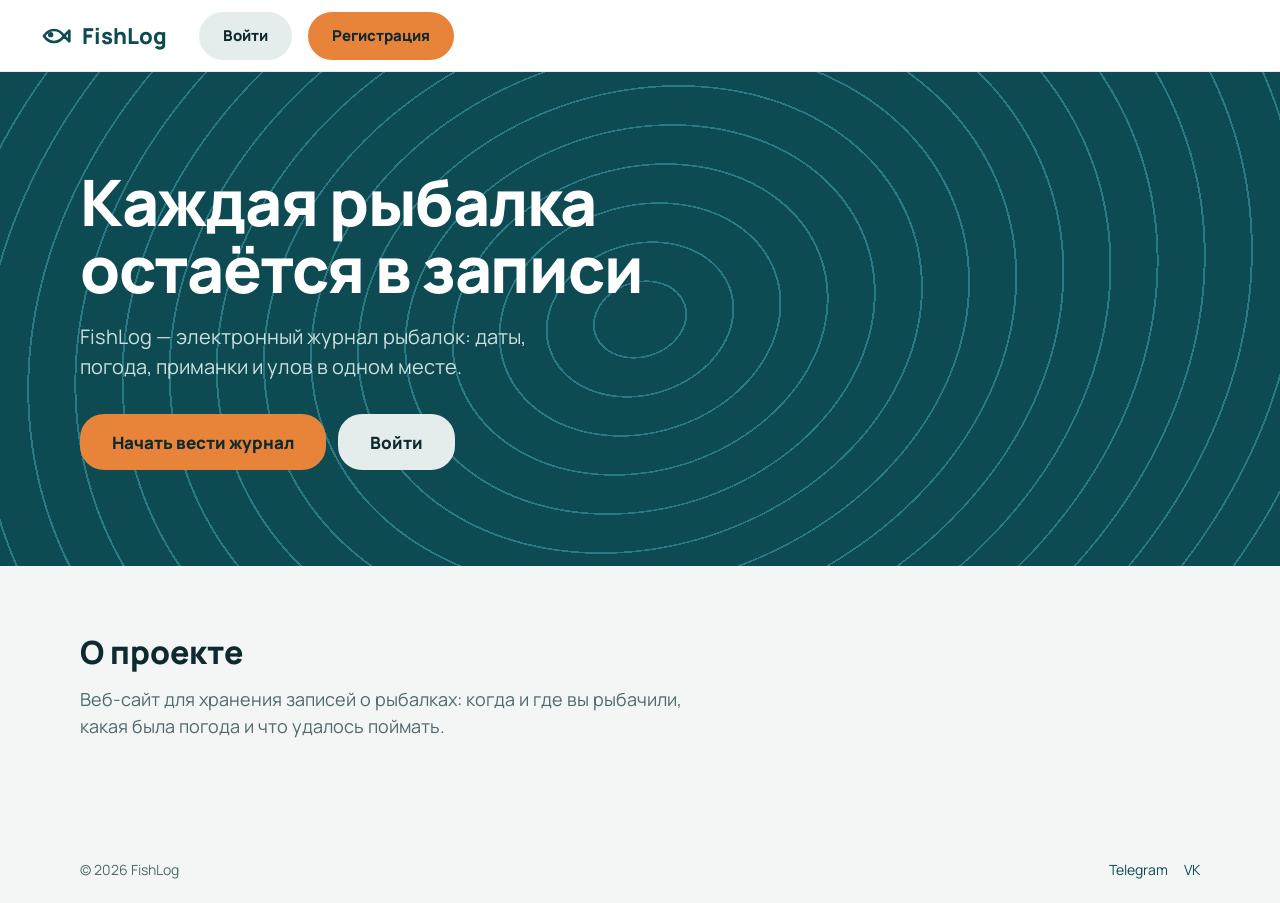
<file: templates/index.html>
<!DOCTYPE html>
<html lang="ru">
<head>
    <meta charset="UTF-8">
    <meta name="viewport" content="width=device-width, initial-scale=1.0">
    <link rel="stylesheet" href="/style/base.css">
    <link rel="stylesheet" href="/style/app.css">
    <link rel="stylesheet" href="/style/home.css">
    <link rel="preconnect" href="https://fonts.googleapis.com">
    <link rel="preconnect" href="https://fonts.gstatic.com" crossorigin>
    <link href="https://fonts.googleapis.com/css2?family=Manrope:wght@200..800&display=swap" rel="stylesheet">
    <title>FishLog - электронный журнал рыбалок</title>
</head>
<body>
    <header class="topbar">
        <a class="logo" href="index.html">
            <svg width="32" height="32" viewBox="0 0 24 24" fill="none" stroke="currentColor"
                stroke-width="2" stroke-linecap="round" stroke-linejoin="round" aria-hidden="true">
                <path d="M3 12c4-6 11-6 15 0-4 6-11 6-15 0zM18 12l4-4v8z" />
                <circle cx="8" cy="11" r="1" />
            </svg>
            FishLog
        </a>

        <div class="topbar__side">
            <a class="btn btn--ghost" href="login.html">Войти</a>
            <a class="btn" href="register.html">Регистрация</a>
        </div>
    </header>

    <main class="home">
        <section class="hero">
            <div class="hero__inner">
                <h1>Каждая рыбалка остаётся в записи</h1>
                <p>FishLog — электронный журнал рыбалок: даты, погода, приманки и улов в одном месте.</p>
                <div class="hero__actions">
                    <a class="btn" href="register.html">Начать вести журнал</a>
                    <a class="btn btn--ghost" href="login.html">Войти</a>
                </div>
            </div>
        </section>

        <section class="about" aria-labelledby="about-title">
            <h2 id="about-title">О проекте</h2>
            <p class="about__lead">Веб-сайт для хранения записей о рыбалках: когда и где вы рыбачили, какая была погода и что удалось поймать.</p>
        </section>
    </main>

    <footer class="site-footer">
        <p>© 2026 FishLog</p>
        <nav aria-label="Соцсети">
            <ul>
                <li><a href="#">Telegram</a></li>
                <li><a href="#">VK</a></li>
            </ul>
        </nav>
    </footer>
</body>
</html>
</file>
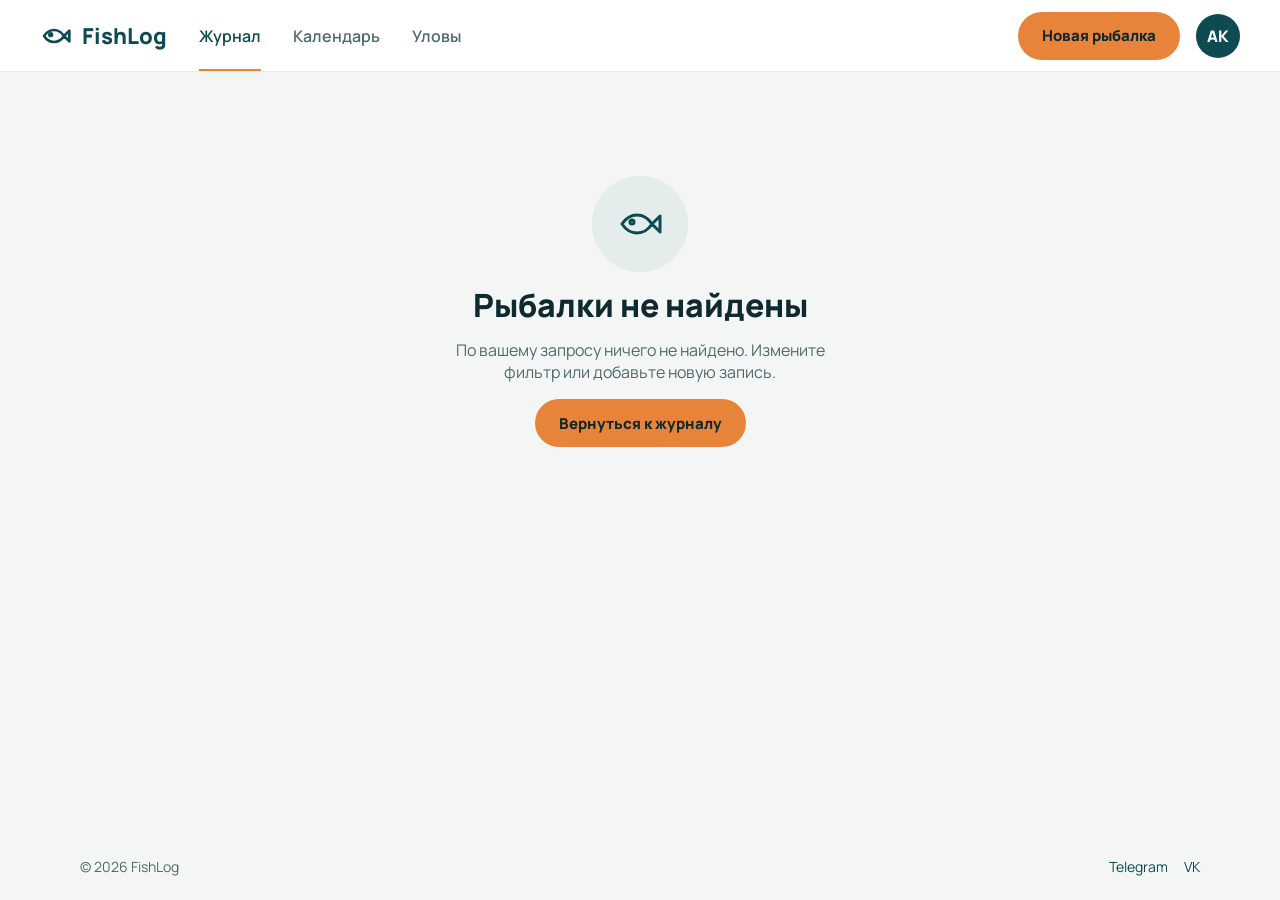
<file: templates/404-not-found-fishing.html>
<!DOCTYPE html>
<html lang="ru">
<head>
    <meta charset="UTF-8">
    <meta name="viewport" content="width=device-width, initial-scale=1.0">
    <link rel="stylesheet" href="/style/base.css">
    <link rel="stylesheet" href="/style/app.css">
    <link rel="preconnect" href="https://fonts.googleapis.com">
    <link rel="preconnect" href="https://fonts.gstatic.com" crossorigin>
    <link href="https://fonts.googleapis.com/css2?family=Manrope:wght@200..800&display=swap" rel="stylesheet">
    <title>Рыбалки не найдены - FishLog</title>
</head>
<body>
    <header class="topbar">
        <a class="logo" href="fishings.html">
            <svg width="32" height="32" viewBox="0 0 24 24" fill="none" stroke="currentColor"
                stroke-width="2" stroke-linecap="round" stroke-linejoin="round" aria-hidden="true">
                <path d="M3 12c4-6 11-6 15 0-4 6-11 6-15 0zM18 12l4-4v8z" />
                <circle cx="8" cy="11" r="1" />
            </svg>
            FishLog
        </a>

        <nav class="topnav" aria-label="Основная навигация">
            <ul>
                <li><a class="active" href="fishings.html" aria-current="page">Журнал</a></li>
                <li><a href="calendar.html">Календарь</a></li>
                <li><a href="catches.html">Уловы</a></li>
            </ul>
        </nav>

        <div class="topbar__side">
            <a class="btn" href="add-fishing.html">Новая рыбалка</a>
            <a class="avatar" href="profile.html" aria-label="Профиль">АК</a>
        </div>
    </header>

    <main class="page">
        <section class="empty">
            <div class="empty__icon">
                <svg width="48" height="48" viewBox="0 0 24 24" fill="none" stroke="currentColor"
                    stroke-width="1.5" stroke-linecap="round" stroke-linejoin="round" aria-hidden="true">
                    <path d="M3 12c4-6 11-6 15 0-4 6-11 6-15 0zM18 12l4-4v8z" />
                    <circle cx="8" cy="11" r="1" />
                </svg>
            </div>
            <h1>Рыбалки не найдены</h1>
            <p>По вашему запросу ничего не найдено. Измените фильтр или добавьте новую запись.</p>
            <a class="btn" href="fishings.html">Вернуться к журналу</a>
        </section>
    </main>

    <footer class="site-footer">
        <p>© 2026 FishLog</p>
        <nav aria-label="Соцсети">
            <ul>
                <li><a href="#">Telegram</a></li>
                <li><a href="#">VK</a></li>
            </ul>
        </nav>
    </footer>
</body>
</html>
</file>
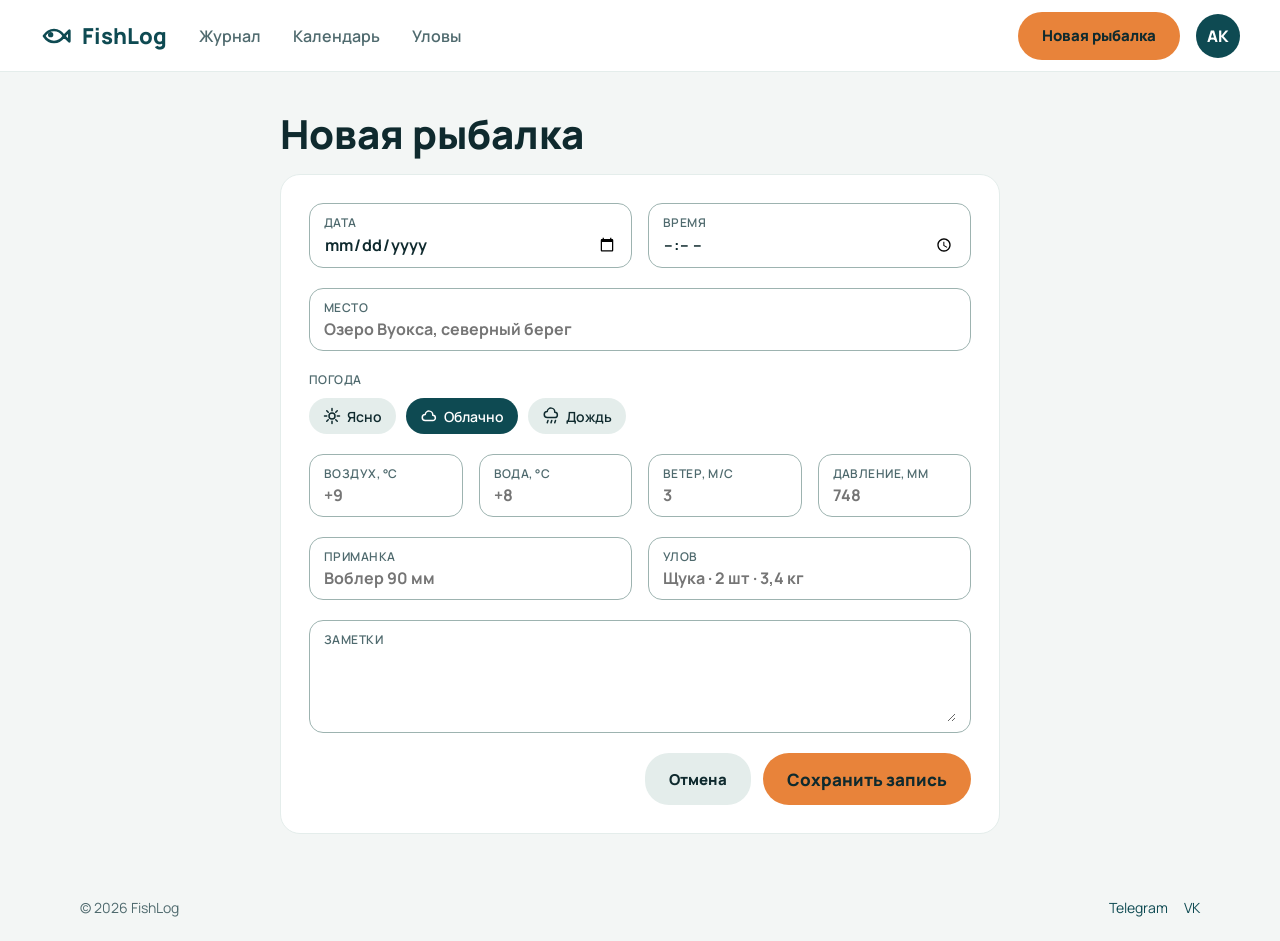
<file: templates/add-fishing.html>
<!DOCTYPE html>
<html lang="ru">
<head>
    <meta charset="UTF-8">
    <meta name="viewport" content="width=device-width, initial-scale=1.0">
    <link rel="stylesheet" href="/style/base.css">
    <link rel="stylesheet" href="/style/app.css">
    <link rel="preconnect" href="https://fonts.googleapis.com">
    <link rel="preconnect" href="https://fonts.gstatic.com" crossorigin>
    <link rel="stylesheet" href="/style/entry.css"> 
    <link href="https://fonts.googleapis.com/css2?family=Manrope:wght@200..800&display=swap" rel="stylesheet">
    <title>Новая рыбалка - FishLog</title>
</head>
<body>
    <header class="topbar">
        <a class="logo" href="fishings.html">
            <svg width="32" height="32" viewBox="0 0 24 24" fill="none" stroke="currentColor"
                stroke-width="2" stroke-linecap="round" stroke-linejoin="round" aria-hidden="true">
                <path d="M3 12c4-6 11-6 15 0-4 6-11 6-15 0zM18 12l4-4v8z" />
                <circle cx="8" cy="11" r="1" />
            </svg>
            FishLog
        </a>

        <nav class="topnav" aria-label="Основная навигация">
            <ul>
                <li><a href="fishings.html">Журнал</a></li>
                <li><a href="calendar.html">Календарь</a></li>
                <li><a href="catches.html">Уловы</a></li>
            </ul>
        </nav>

        <div class="topbar__side">
            <a class="btn" href="add-fishing.html">Новая рыбалка</a>
            <a class="avatar" href="profile.html" aria-label="Профиль">АК</a>
        </div>
    </header>

    <main class="page page--narrow">
        <h1>Новая рыбалка</h1>

        <form class="entry" action="#" method="post">
            <div class="form-grid form-grid--2">
                <div class="tile">
                    <label for="date">Дата</label>
                    <input type="date" id="date" name="date" required>
                </div>
                <div class="tile">
                    <label for="time">Время</label>
                    <input type="time" id="time" name="time">
                </div>
            </div>

            <div class="tile">
                <label for="place">Место</label>
                <input type="text" id="place" name="place" placeholder="Озеро Вуокса, северный берег" required>
            </div>

            <fieldset class="weather">
                <legend>Погода</legend>
                <div class="weather__options">
                    <input type="radio" id="w-clear" name="weather" value="clear">
                    <label for="w-clear">
                        <svg width="18" height="18" viewBox="0 0 24 24" fill="none" stroke="currentColor" stroke-width="2" stroke-linecap="round" stroke-linejoin="round" aria-hidden="true"><circle cx="12" cy="12" r="4"/><path d="M12 2v3M12 19v3M2 12h3M19 12h3M5 5l2 2M17 17l2 2M5 19l2-2M17 7l2-2"/></svg>
                        Ясно
                    </label>

                    <input type="radio" id="w-cloud" name="weather" value="cloud" checked>
                    <label for="w-cloud">
                        <svg width="18" height="18" viewBox="0 0 24 24" fill="none" stroke="currentColor" stroke-width="2" stroke-linecap="round" stroke-linejoin="round" aria-hidden="true"><path d="M7 18a4 4 0 0 1 0-8 5 5 0 0 1 10 1 3.5 3.5 0 0 1 0 7z"/></svg>
                        Облачно
                    </label>

                    <input type="radio" id="w-rain" name="weather" value="rain">
                    <label for="w-rain">
                        <svg width="18" height="18" viewBox="0 0 24 24" fill="none" stroke="currentColor" stroke-width="2" stroke-linecap="round" stroke-linejoin="round" aria-hidden="true"><path d="M7 14a4 4 0 0 1 0-8 5 5 0 0 1 10 1 3.5 3.5 0 0 1 0 7zM8 18l-1 3M13 18l-1 3M18 18l-1 3"/></svg>
                        Дождь
                    </label>
                </div>
            </fieldset>

            <div class="form-grid form-grid--4">
                <div class="tile">
                    <label for="air">Воздух, °C</label>
                    <input type="number" id="air" name="air" step="0.1" placeholder="+9">
                </div>
                <div class="tile">
                    <label for="water">Вода, °C</label>
                    <input type="number" id="water" name="water" step="0.1" placeholder="+8">
                </div>
                <div class="tile">
                    <label for="wind">Ветер, м/с</label>
                    <input type="number" id="wind" name="wind" step="0.1" min="0" placeholder="3">
                </div>
                <div class="tile">
                    <label for="pressure">Давление, мм</label>
                    <input type="number" id="pressure" name="pressure" placeholder="748">
                </div>
            </div>

            <div class="form-grid form-grid--2">
                <div class="tile">
                    <label for="lure">Приманка</label>
                    <input type="text" id="lure" name="lure" placeholder="Воблер 90 мм">
                </div>
                <div class="tile">
                    <label for="catch">Улов</label>
                    <input type="text" id="catch" name="catch" placeholder="Щука · 2 шт · 3,4 кг">
                </div>
            </div>

            <div class="tile">
                <label for="notes">Заметки</label>
                <textarea id="notes" name="notes" rows="3"></textarea>
            </div>

            <div class="entry__actions">
                <a class="btn btn--ghost" href="fishings.html">Отмена</a>
                <button type="submit" class="btn">Сохранить запись</button>
            </div>
        </form>
    </main>

    <footer class="site-footer">
        <p>© 2026 FishLog</p>
        <nav aria-label="Соцсети">
            <ul>
                <li><a href="#">Telegram</a></li>
                <li><a href="#">VK</a></li>
            </ul>
        </nav>
    </footer>

</body>
</html>
</file>
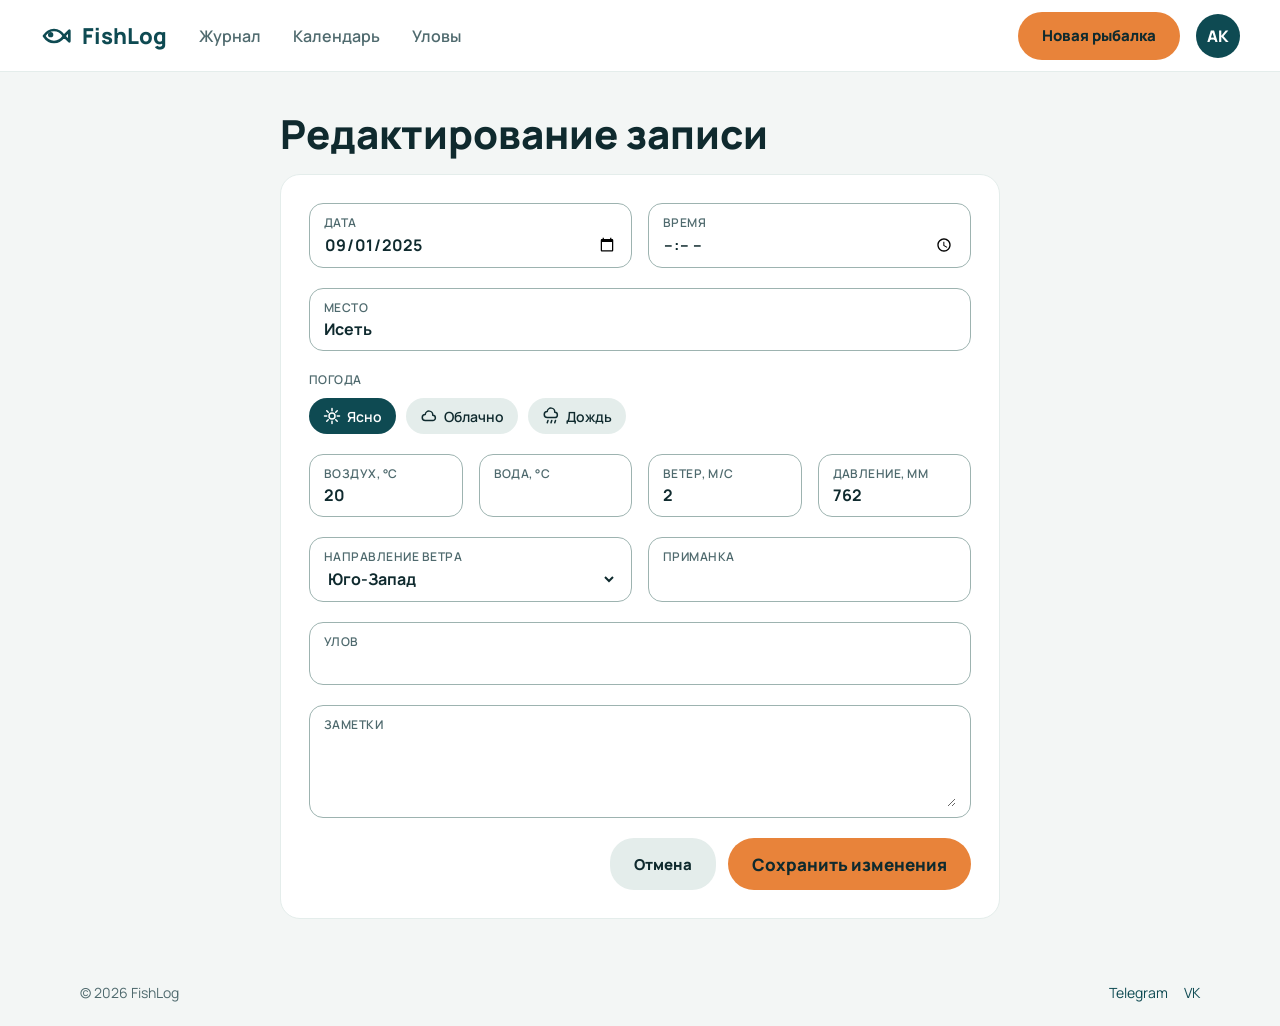
<file: templates/edit-fishing.html>
<!DOCTYPE html>
<html lang="ru">
<head>
    <meta charset="UTF-8">
    <meta name="viewport" content="width=device-width, initial-scale=1.0">
    <link rel="stylesheet" href="/style/base.css">
    <link rel="stylesheet" href="/style/app.css">
    <link rel="stylesheet" href="/style/entry.css">
    <link rel="preconnect" href="https://fonts.googleapis.com">
    <link rel="preconnect" href="https://fonts.gstatic.com" crossorigin>
    <link href="https://fonts.googleapis.com/css2?family=Manrope:wght@200..800&display=swap" rel="stylesheet">
    <title>Редактирование - FishLog</title>
</head>
<body>
    <header class="topbar">
        <a class="logo" href="fishings.html">
            <svg width="32" height="32" viewBox="0 0 24 24" fill="none" stroke="currentColor"
                stroke-width="2" stroke-linecap="round" stroke-linejoin="round" aria-hidden="true">
                <path d="M3 12c4-6 11-6 15 0-4 6-11 6-15 0zM18 12l4-4v8z" />
                <circle cx="8" cy="11" r="1" />
            </svg>
            FishLog
        </a>

        <nav class="topnav" aria-label="Основная навигация">
            <ul>
                <li><a href="fishings.html">Журнал</a></li>
                <li><a href="calendar.html">Календарь</a></li>
                <li><a href="catches.html">Уловы</a></li>
            </ul>
        </nav>

        <div class="topbar__side">
            <a class="btn" href="add-fishing.html">Новая рыбалка</a>
            <a class="avatar" href="profile.html" aria-label="Профиль">АК</a>
        </div>
    </header>

    <main class="page page--narrow">
        <h1>Редактирование записи</h1>

        <form class="entry" action="#" method="post">
            <div class="form-grid form-grid--2">
                <div class="tile">
                    <label for="date">Дата</label>
                    <input type="date" id="date" name="date" value="2025-09-01" required>
                </div>
                <div class="tile">
                    <label for="time">Время</label>
                    <input type="time" id="time" name="time">
                </div>
            </div>

            <div class="tile">
                <label for="place">Место</label>
                <input type="text" id="place" name="place" value="Исеть">
            </div>

            <fieldset class="weather">
                <legend>Погода</legend>
                <div class="weather__options">
                    <input type="radio" id="w-clear" name="weather" value="clear" checked>
                    <label for="w-clear">
                        <svg width="18" height="18" viewBox="0 0 24 24" fill="none" stroke="currentColor" stroke-width="2" stroke-linecap="round" stroke-linejoin="round" aria-hidden="true"><circle cx="12" cy="12" r="4"/><path d="M12 2v3M12 19v3M2 12h3M19 12h3M5 5l2 2M17 17l2 2M5 19l2-2M17 7l2-2"/></svg>
                        Ясно
                    </label>

                    <input type="radio" id="w-cloud" name="weather" value="cloud">
                    <label for="w-cloud">
                        <svg width="18" height="18" viewBox="0 0 24 24" fill="none" stroke="currentColor" stroke-width="2" stroke-linecap="round" stroke-linejoin="round" aria-hidden="true"><path d="M7 18a4 4 0 0 1 0-8 5 5 0 0 1 10 1 3.5 3.5 0 0 1 0 7z"/></svg>
                        Облачно
                    </label>

                    <input type="radio" id="w-rain" name="weather" value="rain">
                    <label for="w-rain">
                        <svg width="18" height="18" viewBox="0 0 24 24" fill="none" stroke="currentColor" stroke-width="2" stroke-linecap="round" stroke-linejoin="round" aria-hidden="true"><path d="M7 14a4 4 0 0 1 0-8 5 5 0 0 1 10 1 3.5 3.5 0 0 1 0 7zM8 18l-1 3M13 18l-1 3M18 18l-1 3"/></svg>
                        Дождь
                    </label>
                </div>
            </fieldset>

            <div class="form-grid form-grid--4">
                <div class="tile">
                    <label for="temperature">Воздух, °C</label>
                    <input type="number" id="temperature" name="temperature" value="20" step="any">
                </div>
                <div class="tile">
                    <label for="water">Вода, °C</label>
                    <input type="number" id="water" name="water" step="any">
                </div>
                <div class="tile">
                    <label for="wind-speed">Ветер, м/с</label>
                    <input type="number" id="wind-speed" name="wind-speed" value="2" step="any" min="0">
                </div>
                <div class="tile">
                    <label for="pressure">Давление, мм</label>
                    <input type="number" id="pressure" name="pressure" value="762">
                </div>
            </div>

            <div class="form-grid form-grid--2">
                <div class="tile">
                    <label for="wind-direction">Направление ветра</label>
                    <select name="wind-direction" id="wind-direction" required>
                        <option value="">Выберите направление</option>
                        <option value="north">Север</option>
                        <option value="northeast">Северо-Восток</option>
                        <option value="east">Восток</option>
                        <option value="southeast">Юго-Восток</option>
                        <option value="south">Юг</option>
                        <option value="southwest" selected>Юго-Запад</option>
                        <option value="west">Запад</option>
                        <option value="northwest">Северо-Запад</option>
                    </select>
                </div>
                <div class="tile">
                    <label for="lure">Приманка</label>
                    <input type="text" id="lure" name="lure">
                </div>
            </div>

            <div class="tile">
                <label for="catch">Улов</label>
                <input type="text" id="catch" name="catch">
            </div>

            <div class="tile">
                <label for="notes">Заметки</label>
                <textarea id="notes" name="notes" rows="3"></textarea>
            </div>

            <div class="entry__actions">
                <a class="btn btn--ghost" href="fishing.html">Отмена</a>
                <button type="submit" class="btn">Сохранить изменения</button>
            </div>
        </form>
    </main>

    <footer class="site-footer">
        <p>© 2026 FishLog</p>
        <nav aria-label="Соцсети">
            <ul>
                <li><a href="#">Telegram</a></li>
                <li><a href="#">VK</a></li>
            </ul>
        </nav>
    </footer>
</body>
</html>
</file>
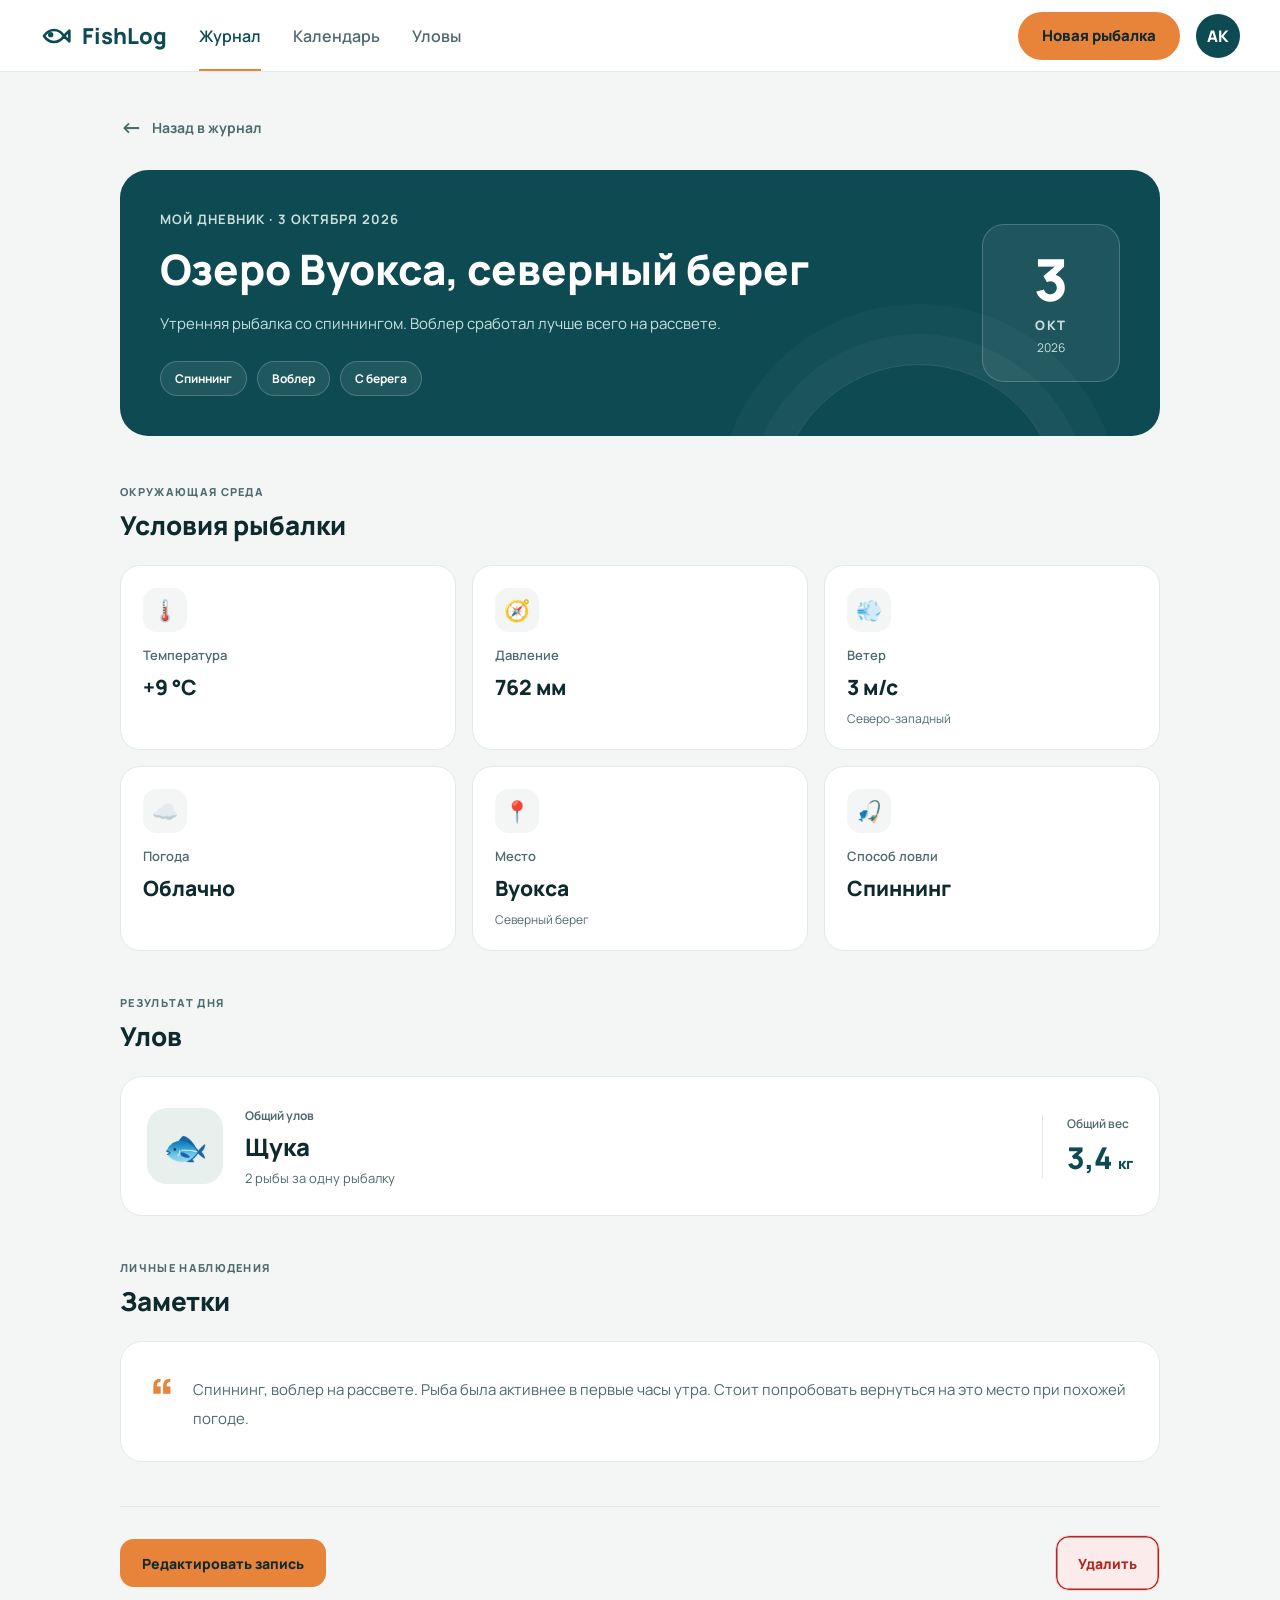
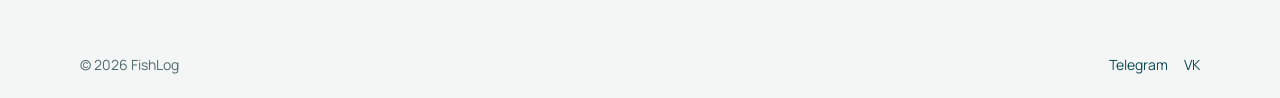
<file: templates/fishing.html>
<!DOCTYPE html>
<html lang="ru">
<head>
    <meta charset="UTF-8">
    <meta name="viewport" content="width=device-width, initial-scale=1.0">
    <link rel="stylesheet" href="/style/base.css">
    <link rel="stylesheet" href="/style/app.css">
    <link rel="stylesheet" href="/style/info.css">
    <link rel="preconnect" href="https://fonts.googleapis.com">
    <link rel="preconnect" href="https://fonts.gstatic.com" crossorigin>
    <link href="https://fonts.googleapis.com/css2?family=Manrope:wght@400;500;600;700;800&display=swap" rel="stylesheet">
    <title>Рыбалка — FishLog</title>
</head>

<body>
    <header class="topbar">
        <a href="fishings.html" class="logo">
            <svg width="32" height="32" viewBox="0 0 24 24" fill="none" stroke="currentColor"
                stroke-width="2" stroke-linecap="round" stroke-linejoin="round" aria-hidden="true">
                <path d="M3 12c4-6 11-6 15 0-4 6-11 6-15 0zM18 12l4-4v8z" />
                <circle cx="8" cy="11" r="1" />
            </svg>
            FishLog
        </a>

        <nav class="topnav">
            <ul>
                <li><a href="journal.html" class="active">Журнал</a></li>
                <li><a href="calendar.html">Календарь</a></li>
                <li><a href="catches.html">Уловы</a></li>
            </ul>
        </nav>

        <div class="topbar__side">
            <a href="add-fishing.html" class="btn">Новая рыбалка</a>
            <a class="avatar" href="profile.html" class="avatar">АК</a>
        </div>
    </header>

    <main class="page fishing-page">

        <a href="fishings.html" class="back-link">
            <span aria-hidden="true">←</span> Назад в журнал
        </a>

        <section class="fishing-hero">
            <div class="fishing-hero__content">
                <span class="page__eyebrow">Мой дневник · 3 октября 2026</span>

                <h1>Озеро Вуокса, северный берег</h1>

                <p class="fishing-hero__description">
                    Утренняя рыбалка со спиннингом. Воблер сработал
                    лучше всего на рассвете.
                </p>

                <div class="fishing-tags">
                    <span class="fishing-tag">Спиннинг</span>
                    <span class="fishing-tag">Воблер</span>
                    <span class="fishing-tag">С берега</span>
                </div>
            </div>

            <div class="fishing-hero__date">
                <span class="fishing-hero__day">3</span>
                <span class="fishing-hero__month">ОКТ</span>
                <span class="fishing-hero__year">2026</span>
            </div>
        </section>

        <section class="fishing-section">
            <div class="section-heading">
                <div>
                    <span class="section-eyebrow">Окружающая среда</span>
                    <h2>Условия рыбалки</h2>
                </div>
            </div>

            <div class="conditions">
                <article class="condition">
                    <span class="condition__icon" aria-hidden="true">🌡️</span>
                    <span class="condition__label">Температура</span>
                    <span class="condition__value">+9 °C</span>
                </article>

                <article class="condition">
                    <span class="condition__icon" aria-hidden="true">🧭</span>
                    <span class="condition__label">Давление</span>
                    <span class="condition__value">762 мм</span>
                </article>

                <article class="condition">
                    <span class="condition__icon" aria-hidden="true">💨</span>
                    <span class="condition__label">Ветер</span>
                    <span class="condition__value">3 м/с</span>
                    <span class="condition__hint">Северо-западный</span>
                </article>

                <article class="condition">
                    <span class="condition__icon" aria-hidden="true">☁️</span>
                    <span class="condition__label">Погода</span>
                    <span class="condition__value">Облачно</span>
                </article>

                <article class="condition">
                    <span class="condition__icon" aria-hidden="true">📍</span>
                    <span class="condition__label">Место</span>
                    <span class="condition__value">Вуокса</span>
                    <span class="condition__hint">Северный берег</span>
                </article>

                <article class="condition">
                    <span class="condition__icon" aria-hidden="true">🎣</span>
                    <span class="condition__label">Способ ловли</span>
                    <span class="condition__value">Спиннинг</span>
                </article>
            </div>
        </section>

        <section class="fishing-section">
            <div class="section-heading">
                <div>
                    <span class="section-eyebrow">Результат дня</span>
                    <h2>Улов</h2>
                </div>
            </div>

            <div class="catch-card">
                <div class="catch-card__icon" aria-hidden="true">🐟</div>

                <div class="catch-card__info">
                    <span class="catch-card__label">Общий улов</span>
                    <h3>Щука</h3>
                    <p>2 рыбы за одну рыбалку</p>
                </div>

                <div class="catch-card__weight">
                    <span>Общий вес</span>
                    <strong>3,4 <small>кг</small></strong>
                </div>
            </div>
        </section>

        <section class="fishing-section">
            <div class="section-heading">
                <div>
                    <span class="section-eyebrow">Личные наблюдения</span>
                    <h2>Заметки</h2>
                </div>
            </div>

            <div class="notes-card">
                <div class="notes-card__mark" aria-hidden="true">“</div>
                <p>
                    Спиннинг, воблер на рассвете. Рыба была активнее
                    в первые часы утра. Стоит попробовать вернуться
                    на это место при похожей погоде.
                </p>
            </div>
        </section>

        <div class="fishing-actions">
            <a href="edit-fishing.html" class="btn">Редактировать запись</a>

            <form action="#" method="post"
                onsubmit="return confirm('Удалить эту запись о рыбалке?')">
                <button type="submit" class="btn btn--danger">
                    Удалить
                </button>
            </form>
        </div>

    </main>

    <footer class="site-footer">
        <p>© 2026 FishLog</p>
        <nav aria-label="Соцсети">
            <ul>
                <li><a href="#">Telegram</a></li>
                <li><a href="#">VK</a></li>
            </ul>
        </nav>
    </footer>
</body>
</html>
</file>
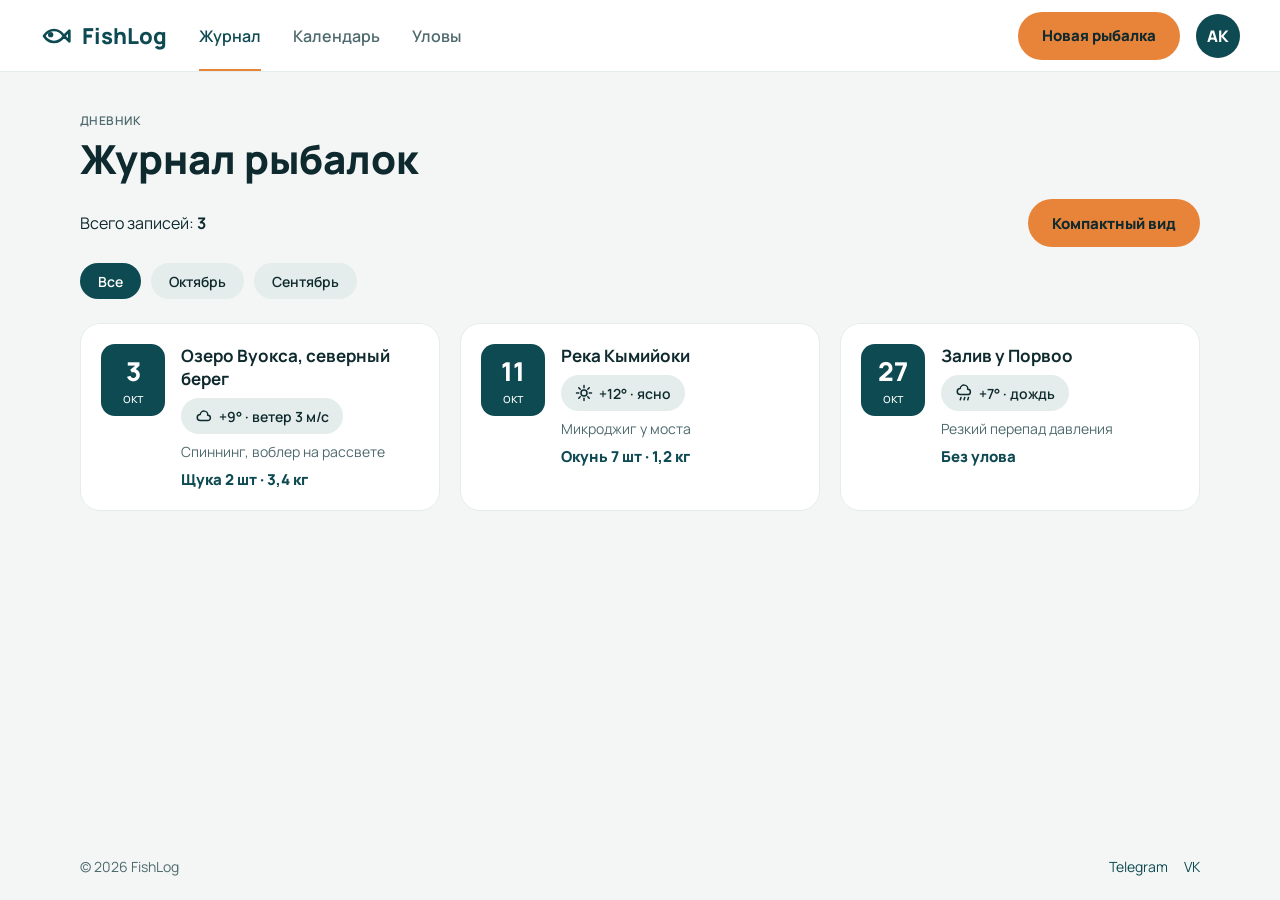
<file: templates/fishings.html>
<!DOCTYPE html>
<html lang="ru">
<head>
    <meta charset="UTF-8">
    <meta name="viewport" content="width=device-width, initial-scale=1.0">
    <link rel="stylesheet" href="/style/base.css">
    <link rel="stylesheet" href="/style/app.css">
    <link rel="stylesheet" href="/style/journal.css">
    <link rel="preconnect" href="https://fonts.googleapis.com">
    <link rel="preconnect" href="https://fonts.gstatic.com" crossorigin>
    <link href="https://fonts.googleapis.com/css2?family=Manrope:wght@200..800&display=swap" rel="stylesheet">
    <script src="/scripts/script.js" defer></script>
    <title>Журнал рыбалок - FishLog</title>
</head>
<body>
    <header class="topbar">
        <a class="logo" href="fishings.html">
            <svg width="32" height="32" viewBox="0 0 24 24" fill="none" stroke="currentColor"
                stroke-width="2" stroke-linecap="round" stroke-linejoin="round" aria-hidden="true">
                <path d="M3 12c4-6 11-6 15 0-4 6-11 6-15 0zM18 12l4-4v8z" />
                <circle cx="8" cy="11" r="1" />
            </svg>
            FishLog
        </a>

        <nav class="topnav" aria-label="Основная навигация">
            <ul>
                <li><a class="active" href="fishings.html" aria-current="page">Журнал</a></li>
                <li><a href="calendar.html">Календарь</a></li>
                <li><a href="catches.html">Уловы</a></li>
            </ul>
        </nav>

        <div class="topbar__side">
            <a class="btn" href="add-fishing.html">Новая рыбалка</a>
            <a class="avatar" href="profile.html" aria-label="Профиль">АК</a>
        </div>
    </header>

    <main class="page">
        <span class="page__eyebrow">Дневник</span>
        <h1>Журнал рыбалок</h1>

        <div class="journal-summary">
            <p>Всего записей: <strong id="counter">0</strong></p>
            <button class="btn" id="view-toggle" type="button">
                Компактный вид
            </button>
        </div>


        <nav class="filters" aria-label="Фильтр по месяцам">
            <ul>
                <li><a class="chip chip--active" href="fishings.html" aria-current="true">Все</a></li>
                <li><a class="chip" href="?month=10">Октябрь</a></li>
                <li><a class="chip" href="?month=09">Сентябрь</a></li>
            </ul>
        </nav>

        <ul class="cards">
            <li class="card">
                <time class="card__date" datetime="2026-10-11">
                    <span class="card__day">3</span>
                    <span class="card__month">окт</span>
                </time>
                <div class="card__body">
                    <h2 class="card__title">
                        <a href="fishing.html">Озеро Вуокса, северный берег</a>
                    </h2>
                    <p class="card__weather">
                        <svg width="18" height="18" viewBox="0 0 24 24" fill="none" stroke="currentColor"
                            stroke-width="2" stroke-linecap="round" stroke-linejoin="round" aria-hidden="true">
                            <path d="M7 18a4 4 0 0 1 0-8 5 5 0 0 1 10 1 3.5 3.5 0 0 1 0 7z" />
                        </svg>
                        <span>+9° · ветер 3 м/с</span>
                    </p>
                    <p class="card__note">Спиннинг, воблер на рассвете</p>
                    <p class="card__catch">Щука 2 шт · 3,4 кг</p>
                </div>
            </li>

            <li class="card">
                <time class="card__date" datetime="2026-10-03">
                    <span class="card__day">11</span>
                    <span class="card__month">окт</span>
                </time>
                <div class="card__body">
                    <h2 class="card__title">
                        <a href="fishing.html">Река Кымийоки</a>
                    </h2>
                    <p class="card__weather">
                        <svg width="18" height="18" viewBox="0 0 24 24" fill="none" stroke="currentColor"
                            stroke-width="2" stroke-linecap="round" stroke-linejoin="round" aria-hidden="true">
                            <circle cx="12" cy="12" r="4" />
                            <path d="M12 2v3M12 19v3M2 12h3M19 12h3M5 5l2 2M17 17l2 2M5 19l2-2M17 7l2-2" />
                        </svg>
                        <span>+12° · ясно</span>
                    </p>
                    <p class="card__note">Микроджиг у моста</p>
                    <p class="card__catch">Окунь 7 шт · 1,2 кг</p>
                </div>
            </li>

            <li class="card">
                <time class="card__date" datetime="2026-09-27">
                    <span class="card__day">27</span>
                    <span class="card__month">окт</span>
                </time>
                <div class="card__body">
                    <h2 class="card__title">
                        <a href="fishing.html">Залив у Порвоо</a>
                    </h2>
                    <p class="card__weather">
                        <svg width="18" height="18" viewBox="0 0 24 24" fill="none" stroke="currentColor"
                            stroke-width="2" stroke-linecap="round" stroke-linejoin="round" aria-hidden="true">
                            <path d="M7 14a4 4 0 0 1 0-8 5 5 0 0 1 10 1 3.5 3.5 0 0 1 0 7zM8 18l-1 3M13 18l-1 3M18 18l-1 3" />
                        </svg>
                        <span>+7° · дождь</span>
                    </p>
                    <p class="card__note">Резкий перепад давления</p>
                    <p class="card__catch">Без улова</p>
                </div>
            </li>
        </ul>
    </main>

    <footer class="site-footer">
        <p>© 2026 FishLog</p>
        <nav aria-label="Соцсети">
            <ul>
                <li><a href="#">Telegram</a></li>
                <li><a href="#">VK</a></li>
            </ul>
        </nav>
    </footer>
</body>
</html>
</file>
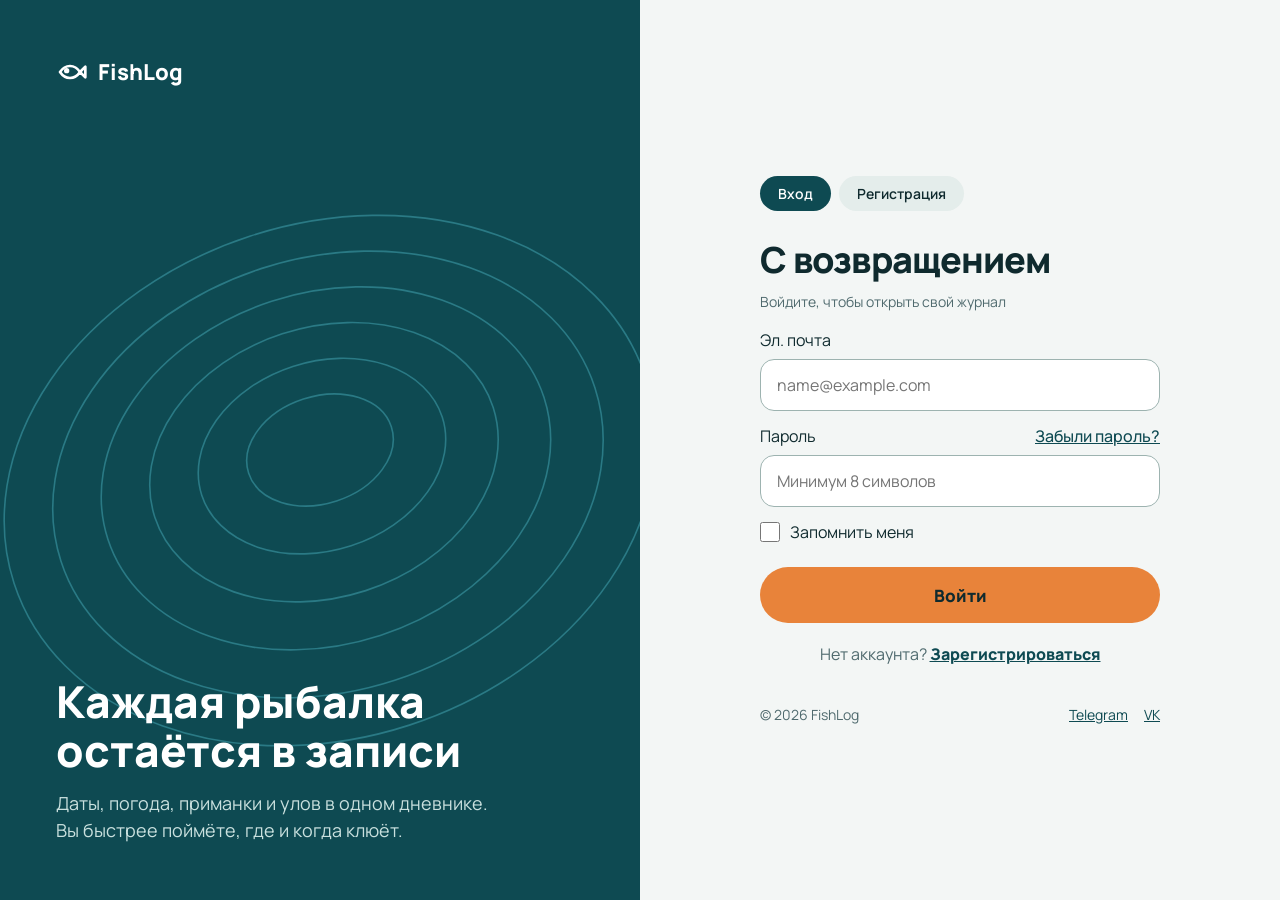
<file: templates/login.html>
<!DOCTYPE html>
<html lang="ru">

<head>
    <meta charset="UTF-8">
    <meta name="viewport" content="width=device-width, initial-scale=1.0">
    <link rel="stylesheet" href="/style/base.css">
    <link rel="stylesheet" href="/style/auth.css">
    <link rel="preconnect" href="https://fonts.googleapis.com">
    <link rel="preconnect" href="https://fonts.gstatic.com" crossorigin>
    <link href="https://fonts.googleapis.com/css2?family=Manrope:wght@200..800&display=swap" rel="stylesheet">
    <title>Войти - FishLog</title>
</head>

<body>
    <div class="auth">

        <aside class="auth-aside">
            <svg class="auth-lines" viewBox="0 0 600 840" preserveAspectRatio="xMidYMid slice" aria-hidden="true">
                <g>
                    <ellipse cx="300" cy="420" rx="70" ry="50" />
                    <ellipse cx="300" cy="426" rx="118" ry="88" />
                    <ellipse cx="300" cy="432" rx="166" ry="126" />
                    <ellipse cx="300" cy="438" rx="214" ry="164" />
                    <ellipse cx="300" cy="444" rx="262" ry="202" />
                    <ellipse cx="300" cy="450" rx="310" ry="240" />
                </g>
            </svg>
            
            <a class="logo" href="index.html">
                <svg width="32" height="32" viewBox="0 0 24 24" fill="none" stroke="currentColor"
                    stroke-width="2" stroke-linecap="round" stroke-linejoin="round" aria-hidden="true">
                    <path d="M3 12c4-6 11-6 15 0-4 6-11 6-15 0zM18 12l4-4v8z" />
                    <circle cx="8" cy="11" r="1" />
                </svg>
                FishLog
            </a>

            <div class="auth-text">
                <h2>Каждая рыбалка остаётся в записи</h2>
                <p>Даты, погода, приманки и улов в одном дневнике. Вы быстрее поймёте, где и когда клюёт.</p>
            </div>
        </aside>

        <main class="auth-main">
            
            <a class="logo logo-mobile" href="index.html">
                <svg width="32" height="32" viewBox="0 0 24 24" fill="none" stroke="currentColor"
                    stroke-width="2" stroke-linecap="round" stroke-linejoin="round" aria-hidden="true">
                    <path d="M3 12c4-6 11-6 15 0-4 6-11 6-15 0zM18 12l4-4v8z" />
                    <circle cx="8" cy="11" r="1" />
                </svg>
                FishLog
            </a>

            <div class="auth-content">
                <nav class="tabs" aria-label="Вход или регистрация">
                    <a class="tab tab-active" href="login.html" aria-current="page">Вход</a>
                    <a class="tab" href="register.html">Регистрация</a>
                </nav>

                <h1>С возвращением</h1>
                <p class="subtitle">Войдите, чтобы открыть свой журнал</p>

                <form action="#" method="post">
                    <div class="field">
                        <label for="email">Эл. почта</label>
                        <input type="email" id="email" name="email" autocomplete="email"
                            placeholder="name@example.com" required>
                    </div>

                    <div class="field">
                        <div class="field-row">
                            <label for="password">Пароль</label>
                            <a href="forgot.html">Забыли пароль?</a>
                        </div>
                        <input type="password" id="password" name="password" autocomplete="current-password"
                            placeholder="Минимум 8 символов" minlength="8" required>
                    </div>

                    <div class="remember">
                        <input type="checkbox" id="remember" name="remember">
                        <label for="remember">Запомнить меня</label>
                    </div>

                    <button type="submit">Войти</button>
                </form>

                <p class="switch">
                    Нет аккаунта? <a href="register.html">Зарегистрироваться</a>
                </p>
            </div>

            <footer>
                <p>© 2026 FishLog</p>
                <nav aria-label="Соцсети">
                    <ul>
                        <li><a href="#">Telegram</a></li>
                        <li><a href="#">VK</a></li>
                    </ul>
                </nav>
            </footer>
        </main>

    </div>
</body>

</html>
</file>
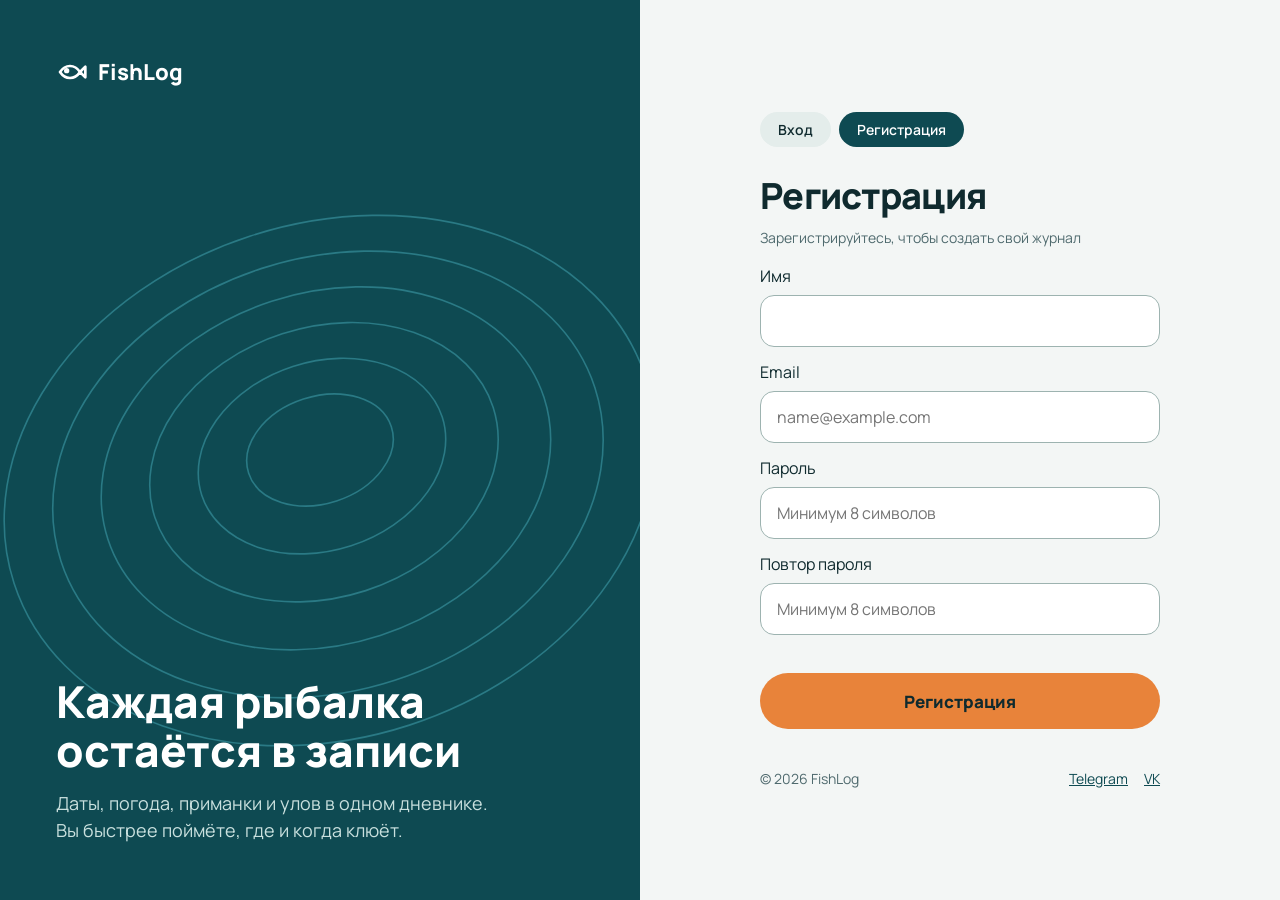
<file: templates/register.html>
<!DOCTYPE html>
<html lang="ru">
<head>
    <meta charset="UTF-8">
    <meta name="viewport" content="width=device-width, initial-scale=1.0">
    <link rel="stylesheet" href="/style/base.css">
    <link rel="stylesheet" href="/style/auth.css">
    <link rel="preconnect" href="https://fonts.googleapis.com">
    <link rel="preconnect" href="https://fonts.gstatic.com" crossorigin>
    <link href="https://fonts.googleapis.com/css2?family=Manrope:wght@200..800&display=swap" rel="stylesheet">
    <title>Регистрация - FishLog</title>
</head>

<body>
    <div class="auth">
        
        <aside class="auth-aside">
            <svg class="auth-lines" viewBox="0 0 600 840" preserveAspectRatio="xMidYMid slice" aria-hidden="true">
                <g>
                    <ellipse cx="300" cy="420" rx="70" ry="50" />
                    <ellipse cx="300" cy="426" rx="118" ry="88" />
                    <ellipse cx="300" cy="432" rx="166" ry="126" />
                    <ellipse cx="300" cy="438" rx="214" ry="164" />
                    <ellipse cx="300" cy="444" rx="262" ry="202" />
                    <ellipse cx="300" cy="450" rx="310" ry="240" />
                </g>
            </svg>
            
            <a class="logo" href="index.html">
                <svg width="32" height="32" viewBox="0 0 24 24" fill="none" stroke="currentColor"
                    stroke-width="2" stroke-linecap="round" stroke-linejoin="round" aria-hidden="true">
                    <path d="M3 12c4-6 11-6 15 0-4 6-11 6-15 0zM18 12l4-4v8z" />
                    <circle cx="8" cy="11" r="1" />
                </svg>
                FishLog
            </a>

            <div class="auth-text">
                <h2>Каждая рыбалка остаётся в записи</h2>
                <p>Даты, погода, приманки и улов в одном дневнике. Вы быстрее поймёте, где и когда клюёт.</p>
            </div>

        </aside>
    

        <main class="auth-main">

            <a class="logo logo-mobile" href="index.html">
                <svg width="32" height="32" viewBox="0 0 24 24" fill="none" stroke="currentColor"
                    stroke-width="2" stroke-linecap="round" stroke-linejoin="round" aria-hidden="true">
                    <path d="M3 12c4-6 11-6 15 0-4 6-11 6-15 0zM18 12l4-4v8z" />
                    <circle cx="8" cy="11" r="1" />
                </svg>
                FishLog
            </a>

            <div class="auth-content">
                <nav class="tabs" aria-label="Вход или регистрация">
                    <a class="tab" href="login.html">Вход</a>
                    <a class="tab tab-active" href="auth.html" aria-current="page">Регистрация</a>
                </nav>
            

                <h1>Регистрация</h1>

                <p class="subtitle">Зарегистрируйтесь, чтобы создать свой журнал</p>

                <form action="#" method="post">
                    <div class="field">
                        <label for="name">Имя</label>
                        <input type="text" id="name" name="name" required>
                    </div>

                    <div class="field">
                        <label for="email">Email</label>
                        <input type="email" id="email" name="email" placeholder="name@example.com" required>
                    </div> 

                    <div class="field">
                        <label for="password">Пароль</label>
                        <input type="password" id="password" name="password" placeholder="Минимум 8 символов" required>
                    </div>

                    <div class="field">
                        <label for="password-repeat">Повтор пароля</label>
                        <input type="password" id="password-repeat" name="password-repeat" placeholder="Минимум 8 символов" required>
                    </div>

                    <button type="submit">Регистрация</button>
                </form>
            </div>

            <footer>
                <p>© 2026 FishLog</p>
                <nav aria-label="Соцсети">
                    <ul>
                        <li><a href="#">Telegram</a></li>
                        <li><a href="#">VK</a></li>
                    </ul>
                </nav>
            </footer>
        </main>
    </div>
</body>
</html>
</file>
<file: style/base.css>
:root {
    --ink: #0F2A2E;
    --teal: #0E4A52;
    --teal-soft: #2A7A85;
    --accent: #E8833A;
    --accent-hover: #D4732F;
    --muted: #4F6A6E;
    --bg: #F3F6F5;
    --chip: #E4EDEB;
    --line: #9DB3B0;
    --on-teal: #C9E0DE;
    --danger: #B3261E;
}

* {
    box-sizing: border-box;
    margin: 0;
    padding: 0;
    font-family: Manrope, sans-serif;
}

body {
    background-color: var(--bg);
    color: var(--ink);
}

a {
    color: var(--teal);
}

.logo {
    display: inline-flex;
    align-items: center;
    gap: 10px;
    font-size: 22px;
    font-weight: 800;
    text-decoration: none;
}

input[type="text"],
input[type="email"],
input[type="password"] {
    width: 100%;
    height: 52px;
    padding: 0 16px;
    border: 1px solid var(--line);
    border-radius: 14px;
    background: white;
    font-size: 16px;
}

button[type="submit"] {
    height: 56px;
    border: 0;
    border-radius: 28px;
    background: var(--accent);
    color: var(--ink);
    font-size: 17px;
    font-weight: 800;
    cursor: pointer;
}

button[type="submit"]:hover {
    background: var(--accent-hover);
}

input:focus-visible,
button:focus-visible,
a:focus-visible {
    outline: 3px solid var(--accent);
    outline-offset: 2px;
}
</file>
<file: style/app.css>
ul { 
    list-style: none; 
}

body {
    min-height: 100vh;
    display: flex;
    flex-direction: column;
}

.page {
    flex: 1;
    width: 100%;
    max-width: 1200px;
    margin: 0 auto;
    padding: 40px;
}

.page__eyebrow {
    display: block;
    margin-bottom: 8px;
    font-size: 12px;
    font-weight: 600;
    letter-spacing: .04em;
    text-transform: uppercase;
    color: var(--muted);
}

.page h1 {
    margin-bottom: 18px;
    font-size: 40px;
    font-weight: 800;
    line-height: 1.1;
}

.btn {
    display: inline-flex;
    align-items: center;
    justify-content: center;
    height: 48px;
    padding: 0 24px;
    border: 0;
    border-radius: 24px;
    background: var(--accent);
    color: var(--ink);
    font-size: 15px;
    font-weight: 800;
    text-decoration: none;
    cursor: pointer;
}

.btn:hover { 
    background: var(--accent-hover); 
}

.btn--ghost {
    background: var(--chip);
    color: var(--ink);
}

.btn--ghost:hover { 
    background: var(--line); 
}

.btn--small {
    height: 36px;
    padding: 0 16px;
    font-size: 14px;
}

.btn--danger {
    background: transparent;
    color: var(--danger);
    box-shadow: inset 0 0 0 1.5px var(--danger);
}

.avatar {
    display: flex;
    align-items: center;
    justify-content: center;
    width: 44px;
    height: 44px;
    border-radius: 50%;
    background: var(--teal);
    color: white;
    font-weight: 800;
    text-decoration: none;
}

.topbar {
    position: sticky;
    top: 0;
    z-index: 10;
    display: flex;
    align-items: center;
    gap: 32px;
    height: 72px;
    padding: 0 40px;
    background: white;
    border-bottom: 1px solid var(--chip);
}

.topnav { 
    margin-right: auto; 
}
.topnav ul { 
    display: flex; 
    gap: 32px; 
}

.topnav a {
    display: inline-block;
    padding: 24px 0 22px;
    border-bottom: 2px solid transparent;
    color: var(--muted);
    font-weight: 600;
    text-decoration: none;
}

.topnav a.active {
    color: var(--teal);
    border-bottom-color: var(--accent);
}

.topbar__side {
    display: flex;
    align-items: center;
    gap: 16px;
}

.site-footer {
    display: flex;
    justify-content: space-between;
    width: 100%;
    max-width: 1200px;
    margin: 0 auto;
    padding: 24px 40px;
    color: var(--muted);
    font-size: 14px;
}

.site-footer ul { 
    display: flex; 
    gap: 16px; }
.site-footer a { 
    text-decoration: none; 
}
.site-footer a:hover { 
    text-decoration: underline; 
}

.empty {
    display: flex;
    flex-direction: column;
    align-items: center;
    gap: 16px;
    padding: 64px 0;
    text-align: center;
}

.empty__icon {
    display: flex;
    align-items: center;
    justify-content: center;
    width: 96px;
    height: 96px;
    border-radius: 50%;
    background: var(--chip);
    color: var(--teal);
}

.empty h1 { 
    margin-bottom: 0; font-size: 32px; 
}

.empty p { 
    max-width: 420px; 
    color: var(--muted); 
}

@media (max-width: 860px) {
    .topbar {
        padding: 0 20px;
        gap: 16px;
    }

    .topnav { 
        display: none; 
    }

    .topbar__side { 
        margin-left: auto; 
    }

    .btn {
        height: 44px;
        padding: 0 18px;
    }

    .page { 
        padding: 24px 20px; 
    }

    .page h1 { 
        font-size: 32px; 
    }

    .site-footer { 
        padding: 24px 20px; 
    }
}
</file>
<file: style/home.css>
.home { 
    flex: 1; 
}

.hero {
    position: relative;
    isolation: isolate;
    overflow: hidden;
    background: var(--teal);
    color: white;
}

.hero::before {
    content: "";
    position: absolute;
    inset: -50%;
    z-index: -1;
    background: repeating-radial-gradient(
        ellipse 48px 38px at 50% 50%,
        transparent 0 46px,
        var(--teal-soft) 46px 48px
    );
    transform: rotate(-18deg);
    pointer-events: none;
}

.hero__inner {
    max-width: 1200px;
    margin: 0 auto;
    padding: 96px 40px;
}

.hero h1 {
    max-width: 720px;
    margin-bottom: 20px;
    font-size: clamp(36px, 6vw, 64px);
    font-weight: 800;
    line-height: 1.05;
    letter-spacing: -0.02em;
}

.hero p {
    max-width: 520px;
    margin-bottom: 32px;
    font-size: 20px;
    line-height: 1.5;
    color: var(--on-teal);
}

.hero__actions {
    display: flex;
    flex-wrap: wrap;
    gap: 12px;
}

.hero__actions .btn {
    height: 56px;
    padding: 0 32px;
    font-size: 17px;
}

.about {
    max-width: 1200px;
    margin: 0 auto;
    padding: 64px 40px;
}

.about h2 {
    margin-bottom: 12px;
    font-size: 32px;
    font-weight: 800;
}

.about__lead {
    max-width: 640px;
    margin-bottom: 32px;
    font-size: 18px;
    line-height: 1.5;
    color: var(--muted);
}

@media (max-width: 860px) {
    .hero__inner { 
        padding: 56px 20px; 
    }
    
    .hero p { 
        font-size: 18px; 
    }

    .about { 
        padding: 40px 20px; 
    }
}
</file>
<file: style/entry.css>
.page--narrow { max-width: 800px; }

.entry {
    display: flex;
    flex-direction: column;
    gap: 20px;
    padding: 28px;
    background: white;
    border: 1px solid var(--chip);
    border-radius: 20px;
}

.form-grid { 
    display: grid; 
    gap: 16px; 
}

.form-grid--2 { 
    grid-template-columns: repeat(2, 1fr); 
}
.form-grid--4 { 
    grid-template-columns: repeat(4, 1fr); 
}

.tile {
    display: flex;
    flex-direction: column;
    gap: 2px;
    padding: 10px 14px;
    background: white;
    border: 1px solid var(--line);
    border-radius: 14px;
}

.tile:focus-within {
    outline: 3px solid var(--accent);
    outline-offset: 2px;
}

.tile label,
.weather legend {
    font-size: 12px;
    font-weight: 600;
    letter-spacing: 0.04em;
    text-transform: uppercase;
    color: var(--muted);
}

.tile input,
.tile textarea,
.tile select {
    width: 100%;
    height: auto;
    padding: 0;
    border: 0;
    border-radius: 0;
    background: transparent;
    color: var(--ink);
    font-size: 16px;
    font-weight: 700;
}

.tile input:focus-visible,
.tile textarea:focus-visible,
.tile select:focus-visible { 
    outline: none; 
}

.tile textarea {
    min-height: 72px;
    resize: vertical;
    font-weight: 400;
}

.weather { 
    border: 0; 
}
.weather legend { 
    margin-bottom: 10px; 
}

.weather__options {
    position: relative;
    display: flex;
    flex-wrap: wrap;
    gap: 10px;
}

.weather__options input {
    position: absolute;
    opacity: 0;
    width: 1px;
    height: 1px;
}

.weather__options label {
    display: inline-flex;
    align-items: center;
    gap: 6px;
    height: 36px;
    padding: 0 14px;
    border-radius: 18px;
    background: var(--chip);
    font-size: 14px;
    font-weight: 600;
    cursor: pointer;
    transition: background-color 0.3s ease, color 0.3s ease;
}

.weather__options input:checked + label {
    background: var(--teal);
    color: white;
}

.weather__options input:focus-visible + label {
    outline: 3px solid var(--accent);
    outline-offset: 2px;
}

.entry__actions {
    display: flex;
    justify-content: flex-end;
    gap: 12px;
}

.entry__actions .btn,
.entry__actions button { 
    height: 52px; 
}

@media (max-width: 860px) {
    .entry { 
        padding: 20px; 
    }

    .form-grid--2 { 
        grid-template-columns: 1fr; 
    }

    .form-grid--4 { 
        grid-template-columns: repeat(2, 1fr); 
    }

    .entry__actions { 
        flex-direction: column-reverse; 
    }
}
</file>
<file: style/info.css>
.fishing-page {
    max-width: 1120px;
}

.back-link {
    display: inline-flex;
    align-items: center;
    gap: 10px;
    margin-bottom: 28px;
    color: var(--muted);
    font-size: 14px;
    font-weight: 700;
    text-decoration: none;
    transition: color 0.2s ease;
}

.back-link:hover {
    color: var(--accent-hover);
}

.back-link span {
    font-size: 22px;
}

.fishing-hero {
    display: flex;
    align-items: center;
    justify-content: space-between;
    gap: 32px;
    padding: 40px;
    margin-bottom: 48px;
    border-radius: 28px;
    background: var(--teal);
    color: white;
    overflow: hidden;
    position: relative;
}

.fishing-hero::after {
    content: "";
    position: absolute;
    width: 280px;
    height: 280px;
    right: 100px;
    bottom: -210px;
    border: 1px solid rgba(255, 255, 255, 0.12);
    border-radius: 50%;
    box-shadow:
        0 0 0 30px rgba(255, 255, 255, 0.035),
        0 0 0 60px rgba(255, 255, 255, 0.025);
    pointer-events: none;
}

.fishing-hero__content {
    max-width: 700px;
    position: relative;
    z-index: 1;
}

.fishing-hero .page__eyebrow {
    display: block;
    margin-bottom: 16px;
    color: var(--on-teal);
    font-size: 13px;
    font-weight: 700;
    letter-spacing: 0.08em;
    text-transform: uppercase;
}

.fishing-hero h1 {
    max-width: 650px;
    margin-bottom: 16px;
    color: white;
    font-size: clamp(28px, 4vw, 42px);
    line-height: 1.2;
    overflow-wrap: anywhere;
}

.fishing-hero__description {
    max-width: 580px;
    color: var(--on-teal);
    font-size: 15px;
    line-height: 1.8;
}

.fishing-tags {
    display: flex;
    flex-wrap: wrap;
    gap: 10px;
    margin-top: 24px;
}

.fishing-tag {
    padding: 8px 14px;
    border: 1px solid rgba(255, 255, 255, 0.2);
    border-radius: 30px;
    background: rgba(255, 255, 255, 0.08);
    color: white;
    font-size: 12px;
    font-weight: 700;
}

.fishing-hero__date {
    display: flex;
    flex-direction: column;
    align-items: center;
    justify-content: center;
    flex-shrink: 0;
    width: 138px;
    height: 158px;
    border: 1px solid rgba(255, 255, 255, 0.2);
    border-radius: 22px;
    background: rgba(255, 255, 255, 0.07);
    position: relative;
    z-index: 1;
}

.fishing-hero__day {
    color: white;
    font-size: 58px;
    font-weight: 800;
    line-height: 1;
}

.fishing-hero__month {
    margin-top: 8px;
    color: var(--on-teal);
    font-size: 13px;
    font-weight: 800;
    letter-spacing: 0.15em;
}

.fishing-hero__year {
    margin-top: 5px;
    color: var(--on-teal);
    font-size: 12px;
}

.fishing-section {
    margin-bottom: 44px;
}

.section-heading {
    display: flex;
    align-items: flex-end;
    justify-content: space-between;
    gap: 16px;
    margin-bottom: 22px;
}

.section-eyebrow {
    display: block;
    margin-bottom: 8px;
    color: var(--muted);
    font-size: 11px;
    font-weight: 800;
    letter-spacing: 0.12em;
    text-transform: uppercase;
}

.section-heading h2 {
    color: var(--ink);
    font-size: 26px;
    font-weight: 800;
}

/* Карточки условий */

.conditions {
    display: grid;
    grid-template-columns: repeat(3, minmax(0, 1fr));
    gap: 16px;
}

.condition {
    display: flex;
    flex-direction: column;
    align-items: flex-start;
    gap: 9px;
    min-width: 0;
    padding: 22px;
    border: 1px solid #E2EAE8;
    border-radius: 20px;
    background: white;
    transition:
        transform 0.2s ease,
        border-color 0.2s ease,
        box-shadow 0.2s ease;
}

.condition:hover {
    transform: translateY(-3px);
    border-color: var(--line);
    box-shadow: 0 10px 25px rgba(15, 42, 46, 0.05);
}

.condition__icon {
    display: flex;
    align-items: center;
    justify-content: center;
    width: 44px;
    height: 44px;
    margin-bottom: 5px;
    border-radius: 14px;
    background: var(--bg);
    font-size: 21px;
}

.condition__label {
    color: var(--muted);
    font-size: 13px;
    font-weight: 600;
}

.condition__value {
    max-width: 100%;
    color: var(--ink);
    font-size: 21px;
    font-weight: 800;
    overflow-wrap: anywhere;
}

.condition__hint {
    color: var(--muted);
    font-size: 12px;
}

/* Карточка улова */

.catch-card {
    display: flex;
    align-items: center;
    gap: 22px;
    padding: 26px;
    border: 1px solid #E2EAE8;
    border-radius: 22px;
    background: white;
}

.catch-card__icon {
    display: flex;
    align-items: center;
    justify-content: center;
    width: 76px;
    height: 76px;
    flex-shrink: 0;
    border-radius: 20px;
    background: #E7F0ED;
    font-size: 36px;
}

.catch-card__info {
    flex: 1;
    min-width: 0;
}

.catch-card__label {
    color: var(--muted);
    font-size: 12px;
    font-weight: 700;
}

.catch-card__info h3 {
    margin: 5px 0;
    color: var(--ink);
    font-size: 24px;
    font-weight: 800;
}

.catch-card__info p {
    color: var(--muted);
    font-size: 13px;
    line-height: 1.6;
}

.catch-card__weight {
    display: flex;
    flex-direction: column;
    gap: 5px;
    padding-left: 24px;
    border-left: 1px solid #E2EAE8;
}

.catch-card__weight span {
    color: var(--muted);
    font-size: 12px;
    font-weight: 600;
}

.catch-card__weight strong {
    color: var(--teal);
    font-size: 30px;
    font-weight: 800;
    white-space: nowrap;
}

.catch-card__weight small {
    font-size: 15px;
}

/* Заметки */

.notes-card {
    display: flex;
    align-items: flex-start;
    gap: 18px;
    padding: 28px;
    border: 1px solid #E2EAE8;
    border-radius: 22px;
    background: white;
}

.notes-card__mark {
    flex-shrink: 0;
    color: var(--accent);
    font-size: 54px;
    font-weight: 800;
    line-height: 1;
}

.notes-card p {
    padding-top: 6px;
    color: var(--muted);
    font-size: 15px;
    line-height: 1.9;
}

/* Кнопки действий */

.fishing-actions {
    display: flex;
    align-items: center;
    flex-wrap: wrap;
    gap: 12px;
    padding-top: 28px;
    border-top: 1px solid #DCE6E3;
}

.fishing-actions .btn {
    min-height: 48px;
    display: inline-flex;
    align-items: center;
    justify-content: center;
    padding: 12px 22px;
    border-radius: 14px;
    font-size: 14px;
    font-weight: 800;
    text-decoration: none;
}

.fishing-actions form {
    margin-left: auto;
}

.fishing-actions .btn--danger {
    min-height: 48px;
    border: 1px solid #F0D3D0;
    border-radius: 14px;
    background: #FBECEB;
    color: var(--danger);
    font: inherit;
    font-size: 14px;
    font-weight: 800;
    cursor: pointer;
}

.fishing-actions .btn--danger:hover {
    background: #F5DAD7;
}

/* Адаптация */

@media (max-width: 860px) {
    .fishing-page {
        padding: 28px;
    }

    .fishing-hero {
        padding: 30px;
        gap: 20px;
    }

    .fishing-hero__date {
        width: 110px;
        height: 130px;
    }

    .fishing-hero__day {
        font-size: 46px;
    }

    .conditions {
        grid-template-columns: repeat(2, minmax(0, 1fr));
    }
}

@media (max-width: 560px) {
    .fishing-page {
        padding: 22px 18px;
    }

    .back-link {
        margin-bottom: 20px;
    }

    .fishing-hero {
        flex-direction: column-reverse;
        align-items: flex-start;
        padding: 24px;
        margin-bottom: 36px;
        border-radius: 22px;
    }

    .fishing-hero__date {
        width: auto;
        height: auto;
        flex-direction: row;
        justify-content: flex-start;
        gap: 8px;
        padding: 10px 14px;
        border-radius: 12px;
    }

    .fishing-hero__day {
        font-size: 24px;
    }

    .fishing-hero__month,
    .fishing-hero__year {
        margin-top: 0;
    }

    .fishing-hero h1 {
        font-size: 29px;
    }

    .fishing-hero__description {
        font-size: 14px;
    }

    .section-heading h2 {
        font-size: 23px;
    }

    .conditions {
        gap: 10px;
    }

    .condition {
        padding: 16px;
        border-radius: 16px;
    }

    .condition__icon {
        width: 38px;
        height: 38px;
        font-size: 18px;
    }

    .condition__value {
        font-size: 17px;
    }

    .catch-card {
        flex-wrap: wrap;
        gap: 14px;
        padding: 20px;
    }

    .catch-card__icon {
        width: 56px;
        height: 56px;
        font-size: 28px;
    }

    .catch-card__info h3 {
        font-size: 20px;
    }

    .catch-card__weight {
        width: 100%;
        margin-top: 8px;
        padding: 14px 0 0;
        border-top: 1px solid #E2EAE8;
        border-left: 0;
    }

    .notes-card {
        gap: 10px;
        padding: 20px;
    }

    .notes-card p {
        font-size: 14px;
    }

    .fishing-actions {
        align-items: stretch;
        flex-direction: column;
    }

    .fishing-actions .btn,
    .fishing-actions form,
    .fishing-actions .btn--danger {
        width: 100%;
        margin-left: 0;
    }
}
</file>
<file: style/journal.css>
.journal-summary {
    margin-bottom: 16px;
    display: flex;
    align-items: center;
    justify-content: space-between;
}

.chip {
    display: inline-flex;
    align-items: center;
    height: 36px;
    padding: 0 18px;
    border-radius: 18px;
    background-color: var(--chip);
    color: var(--ink);
    font-size: 14px;
    font-weight: 600;
    transition: background-color 0.3s ease, color 0.3s ease;
    text-decoration: none;
}

.chip:hover { 
    background: var(--teal); 
    color: var(--bg); 
}

.chip--active { 
    background-color: var(--teal); 
    color: white; 
}

.chip--active:hover {
    background-color: var(--teal);
    color: white;
}

.cards {
    display: grid;
    grid-template-columns: repeat(auto-fill, minmax(min(340px, 100%), 1fr));
    gap: 20px;
    margin-top: 24px;
}

.card {
    position: relative;
    display: grid;
    grid-template-columns: auto 1fr;
    gap: 16px;
    padding: 20px;
    background: white;
    border: 1px solid var(--chip);
    border-radius: 20px;
    transition: border-color 0.2s ease, box-shadow 0.2s ease;
}

.card__date {
    display: flex;
    flex-direction: column;
    align-items: center;
    justify-content: center;
    width: 64px;
    height: 72px;
    border-radius: 14px;
    background: var(--teal);
    color: white;
}
.card__day { 
    font-size: 26px; 
    font-weight: 800; 
}

.card__month { 
    font-size: 13px; 
}

.card__body { 
    display: flex; 
    flex-direction: column; 
    gap: 8px; 
    min-width: 0; 
}

.card__title { 
    font-size: 17px; 
}

.card__title a { 
    color: var(--ink); 
    text-decoration: none; 
}

.card__title a::after { 
    content: ""; 
    position: absolute; 
    inset: 0; 
}

.card__weather {
    display: inline-flex;
    align-items: center;
    gap: 6px;
    align-self: flex-start;
    height: 36px;
    padding: 0 14px;
    border-radius: 18px;
    background: var(--chip);
    font-size: 14px;
    font-weight: 600;
}

.card__note { 
    font-size: 14px; 
    color: var(--muted); 
}

.card__catch { 
    font-size: 15px; 
    font-weight: 800; 
    color: var(--teal); 
}

.card:hover {
    border-color: var(--line);
    box-shadow: 0 6px 20px rgba(15, 42, 46, 0.08);
}

.card:focus-within {
    outline: 3px solid var(--accent);
    outline-offset: 2px;
}

.card__title a:focus-visible {
    outline: none;
}

.cards--compact .card {
    padding: 10px;
}

.cards--compact .card__note,
.cards--compact .card__weather {
    display: none;
}

.filters ul {
    display: flex;
    gap: 10px;
    flex-wrap: wrap;
}

.site-footer {
    display: flex;
    justify-content: space-between;
    max-width: 1200px;
    margin: 0 auto;
    padding: 24px 40px;
    color: var(--muted);
    font-size: 14px;
}

.site-footer ul { display: flex; gap: 16px; }
</file>
<file: style/auth.css>
.auth {
    display: grid;
    grid-template-columns: 1fr 1fr;
    min-height: 100vh;
}

.auth-aside a {
    text-decoration: none;
}

.auth-content h1 {
    font-size: 36px;
    font-weight: 800;
    letter-spacing: -0.02em;
    margin-bottom: 8px;
}

.field {
    display: flex;
    flex-direction: column;
    gap: 8px;
    margin-bottom: 14px;
}

.field-row {
    display: flex;
    justify-content: space-between;
}

.field-row a {
    font-weight: 500;
}

.remember {
    display: flex;
    align-items: center;
    gap: 10px;
}

.remember label {
    margin-bottom: 0;
}

.remember input { 
    accent-color: var(--teal);
    width: 20px;
    height: 20px; 
}

button[type="submit"] {
    width: 100%;
    margin-top: 24px;
}

.subtitle {
    font-size: 14px;
    color: var(--muted);
    margin-bottom: 18px;
}

.auth-aside {
    background: var(--teal);
    color: white;
    position: relative;
    overflow: hidden;
    display: flex;
    flex-direction: column;
    justify-content: space-between;
    padding: 56px;
}

.auth-aside .logo,
.auth-text {
    position: relative;
}

.auth-aside .logo {
    color: white;   
}

.logo-mobile { display: none; }

.auth-text {
    max-width: 440px;
}

.auth-text h2 { 
    font-size: 44px; 
    line-height: 1.1; 
    font-weight: 800; 
    margin-bottom: 16px; 
}

.auth-text p { 
    font-size: 18px; 
    line-height: 1.5; 
    color: var(--on-teal); 
}

.tab {
    padding: 8px 18px;
    border-radius: 18px;
    background-color: var(--chip);
    color: var(--ink);
    font-size: 14px;
    font-weight: 600;
    transition: background-color 0.3s ease, color 0.3s ease;
}

.tab:hover {
    background: var(--teal);
    opacity: 0.8;
    color: var(--bg);
}

.tab-active {
    background-color: var(--teal);
    color: white;
}

.auth-lines {
    position: absolute;
    inset: 0;
    width: 100%;
    height: 100%;
    fill: none;
    stroke: var(--teal-soft);
    stroke-width: 1.5;
}

.auth-lines g {
    transform: rotate(-18deg);
    transform-origin: 300px 420px;
}

.auth-main {
    display: flex;
    flex-direction: column;
    align-items: center;
    justify-content: center;
    padding: 40px 24px;
}

.auth-content {
    width: 100%;
    max-width: 400px;
}

.tabs {
    display: flex;
    gap: 8px;
    margin-bottom: 24px;
}

.tabs a {
    text-decoration: none;
}

.switch {
    margin-top: 20px;
    text-align: center;
    color: var(--muted);
}

.switch a {
    font-weight: 800;
}

footer {
    display: flex;
    justify-content: space-between;
    width: 100%;
    max-width: 400px;
    margin-top: 40px;
    font-size: 14px;
    color: var(--muted);
}

footer ul {
    display: flex;
    gap: 16px;
    list-style: none;
}

@media (max-width: 860px) {
    .auth {
        grid-template-columns: 1fr;
    }

    .auth-aside {
        display: none;
    }

    .logo-mobile {
        display: inline-flex;
        margin-bottom: 32px;
        color: var(--bg);
    }

    .auth-content h1 {
        font-size: 30px;
    }

    .auth-main { 
        position: relative;
        isolation: isolate;
        overflow: hidden;
        background: var(--teal);
        color: var(--bg);
    }

    .auth-main::before {
        content: "";
        position: absolute;
        inset: -50%;
        z-index: -1;
        background: repeating-radial-gradient(
            ellipse 48px 38px at 50% 50%,
            transparent 0 46px,
            var(--teal-soft) 46px 48px
        );
        transform: rotate(-18deg);
        pointer-events: none;
    }

    .remember input {
        accent-color: var(--accent);
    }

    .subtitle,
    .switch,
    footer {
        color: var(--on-teal);
    }

    .field-row a {
        color: var(--bg);
    }

    .switch a {
        color: var(--bg);
    }

    .tab {
        background-color: rgba(255, 255, 255, 0.12);
        color: white;
    }

    .tab-active {
        background-color: white;
        color: var(--teal);
    }

    .tab:hover {
        background-color: rgba(255, 255, 255, 0.25);
        color: white;
    }

    .tab-active:hover {
        background-color: white;
        color: var(--teal);
    }

    footer a { color: var(--on-teal); }
}
</file>
